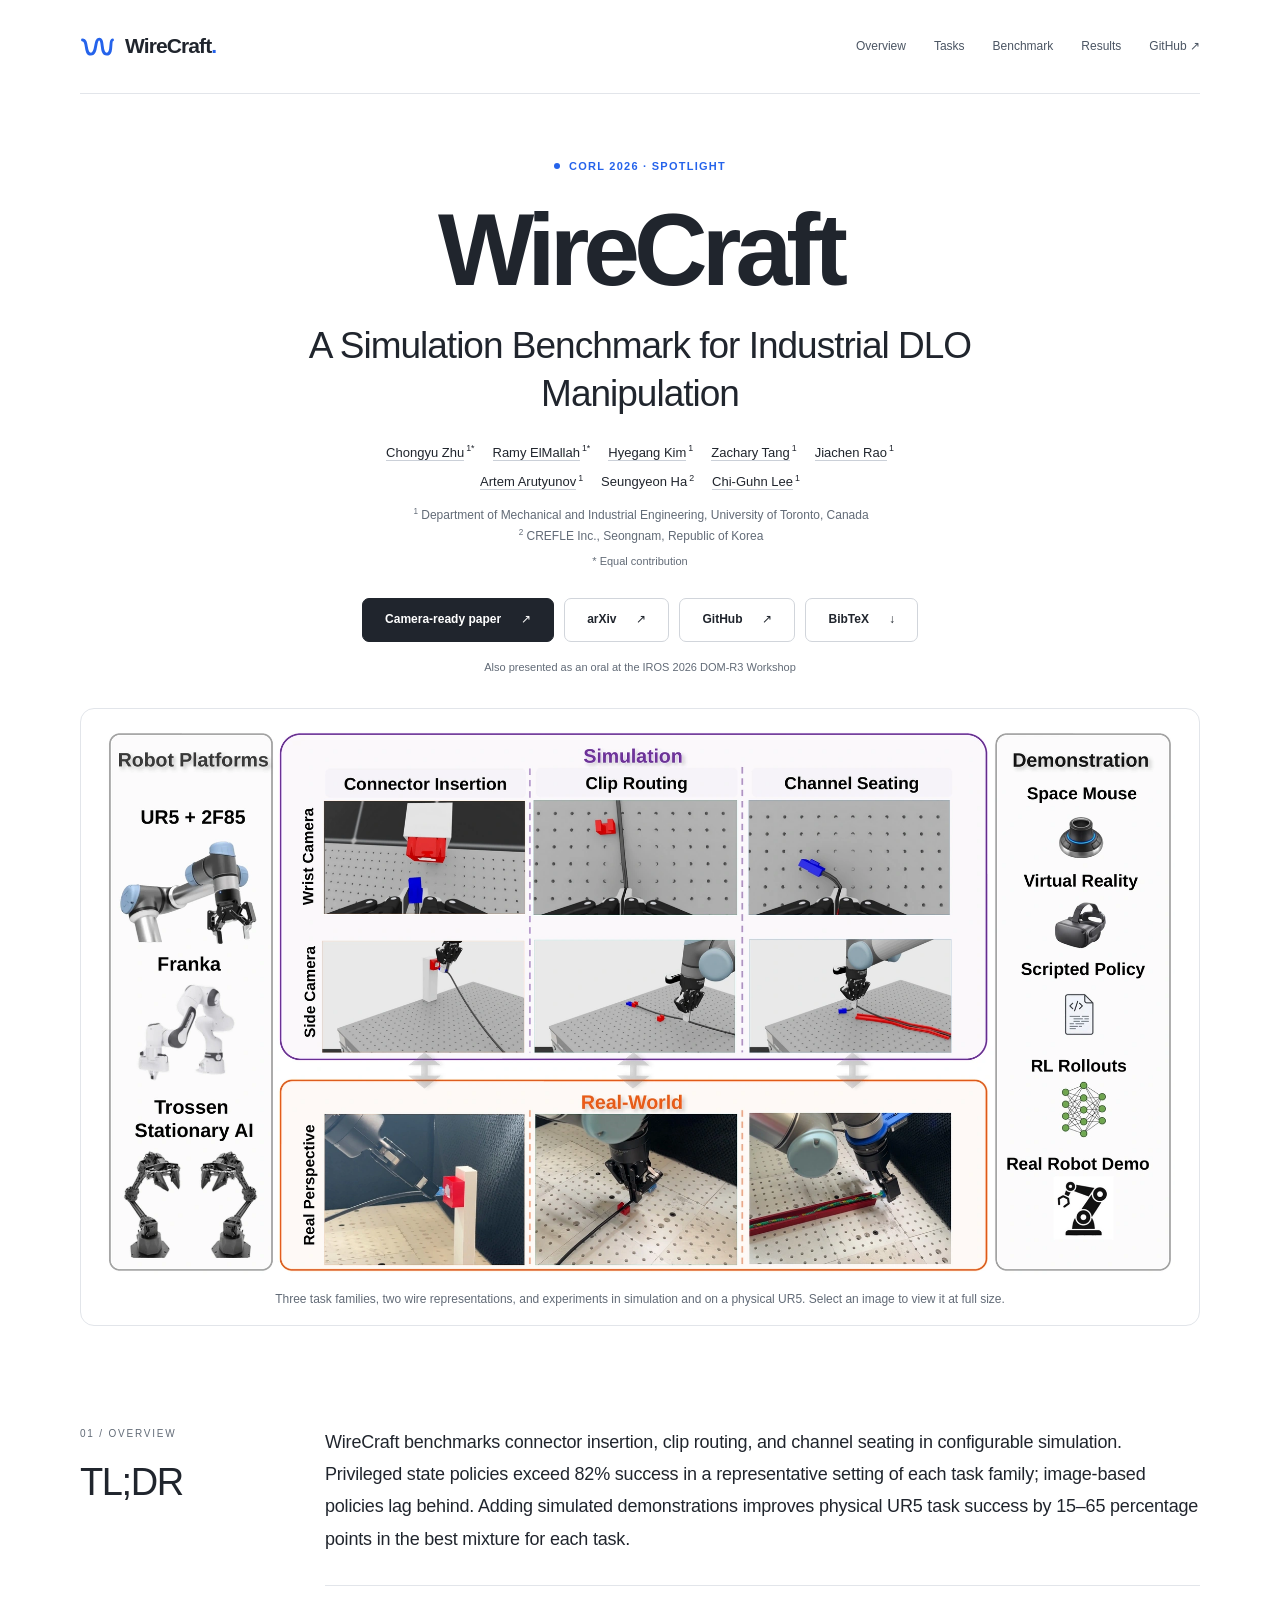
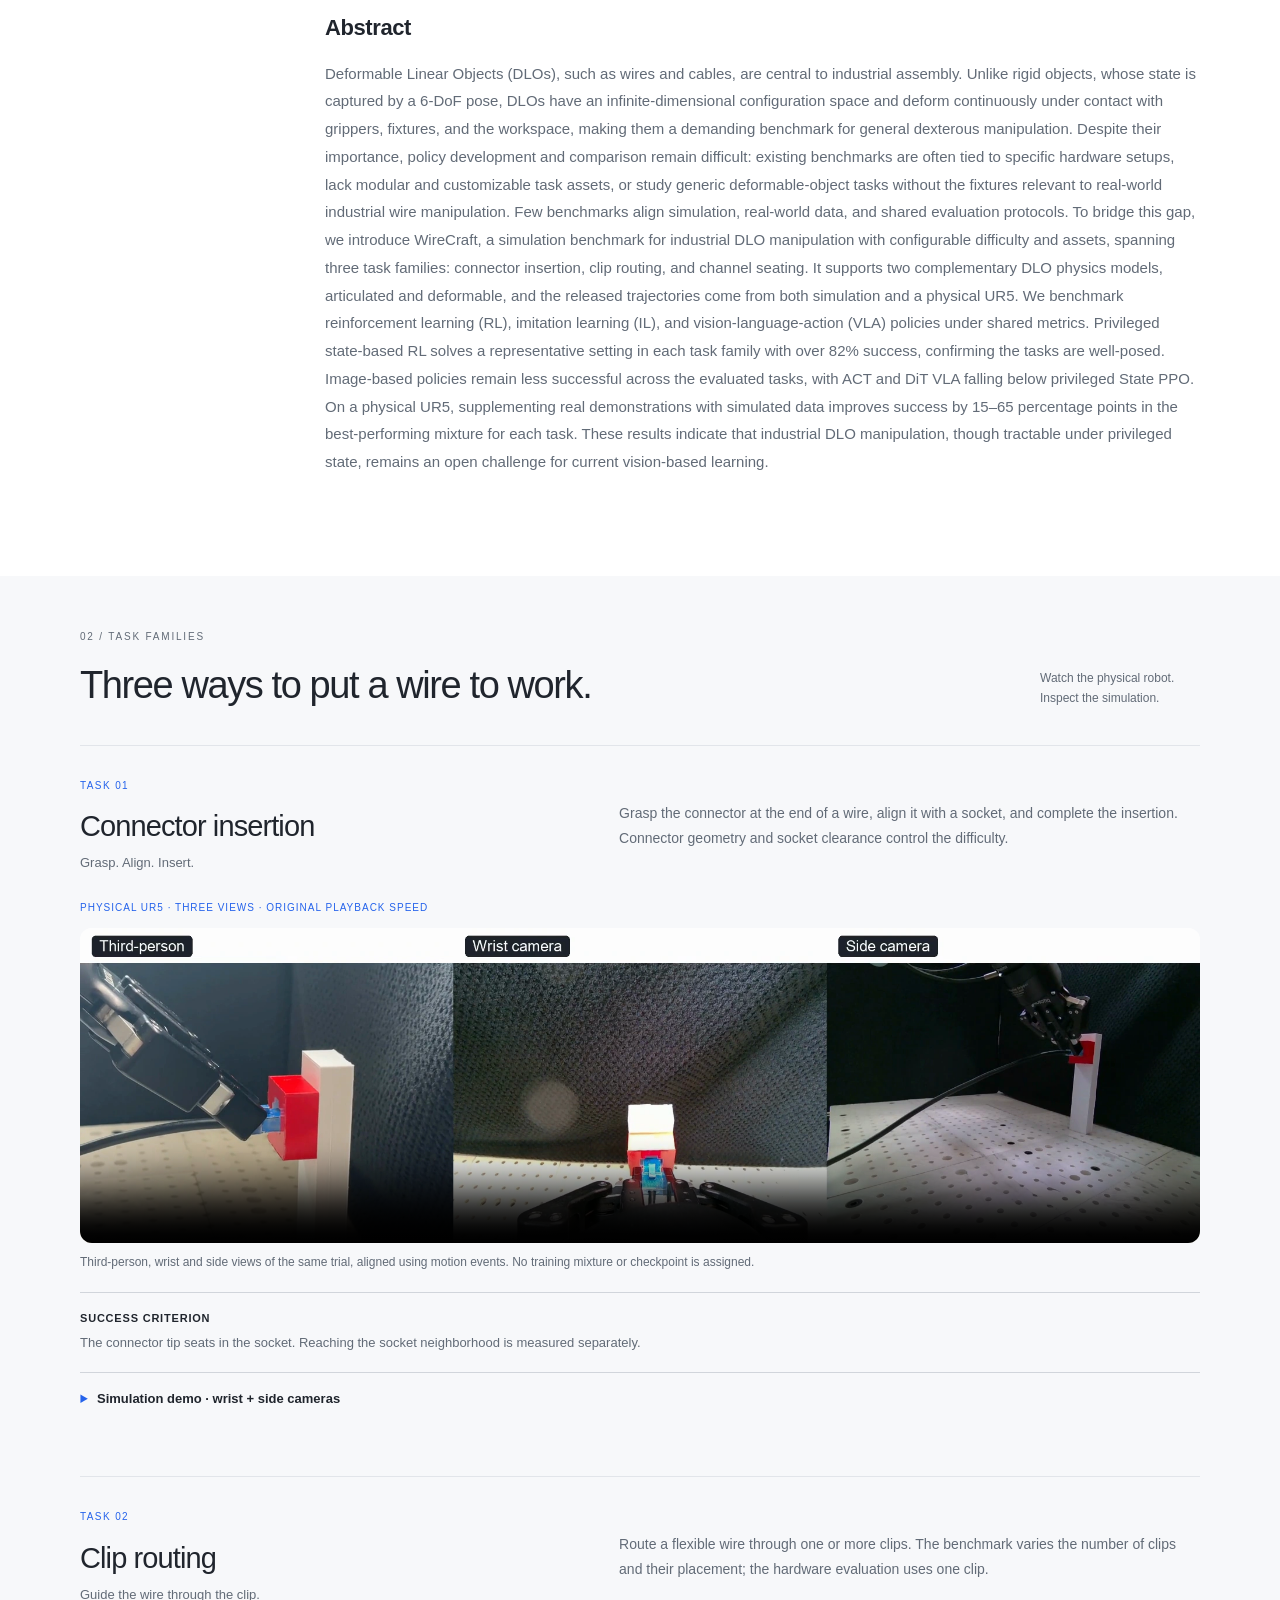
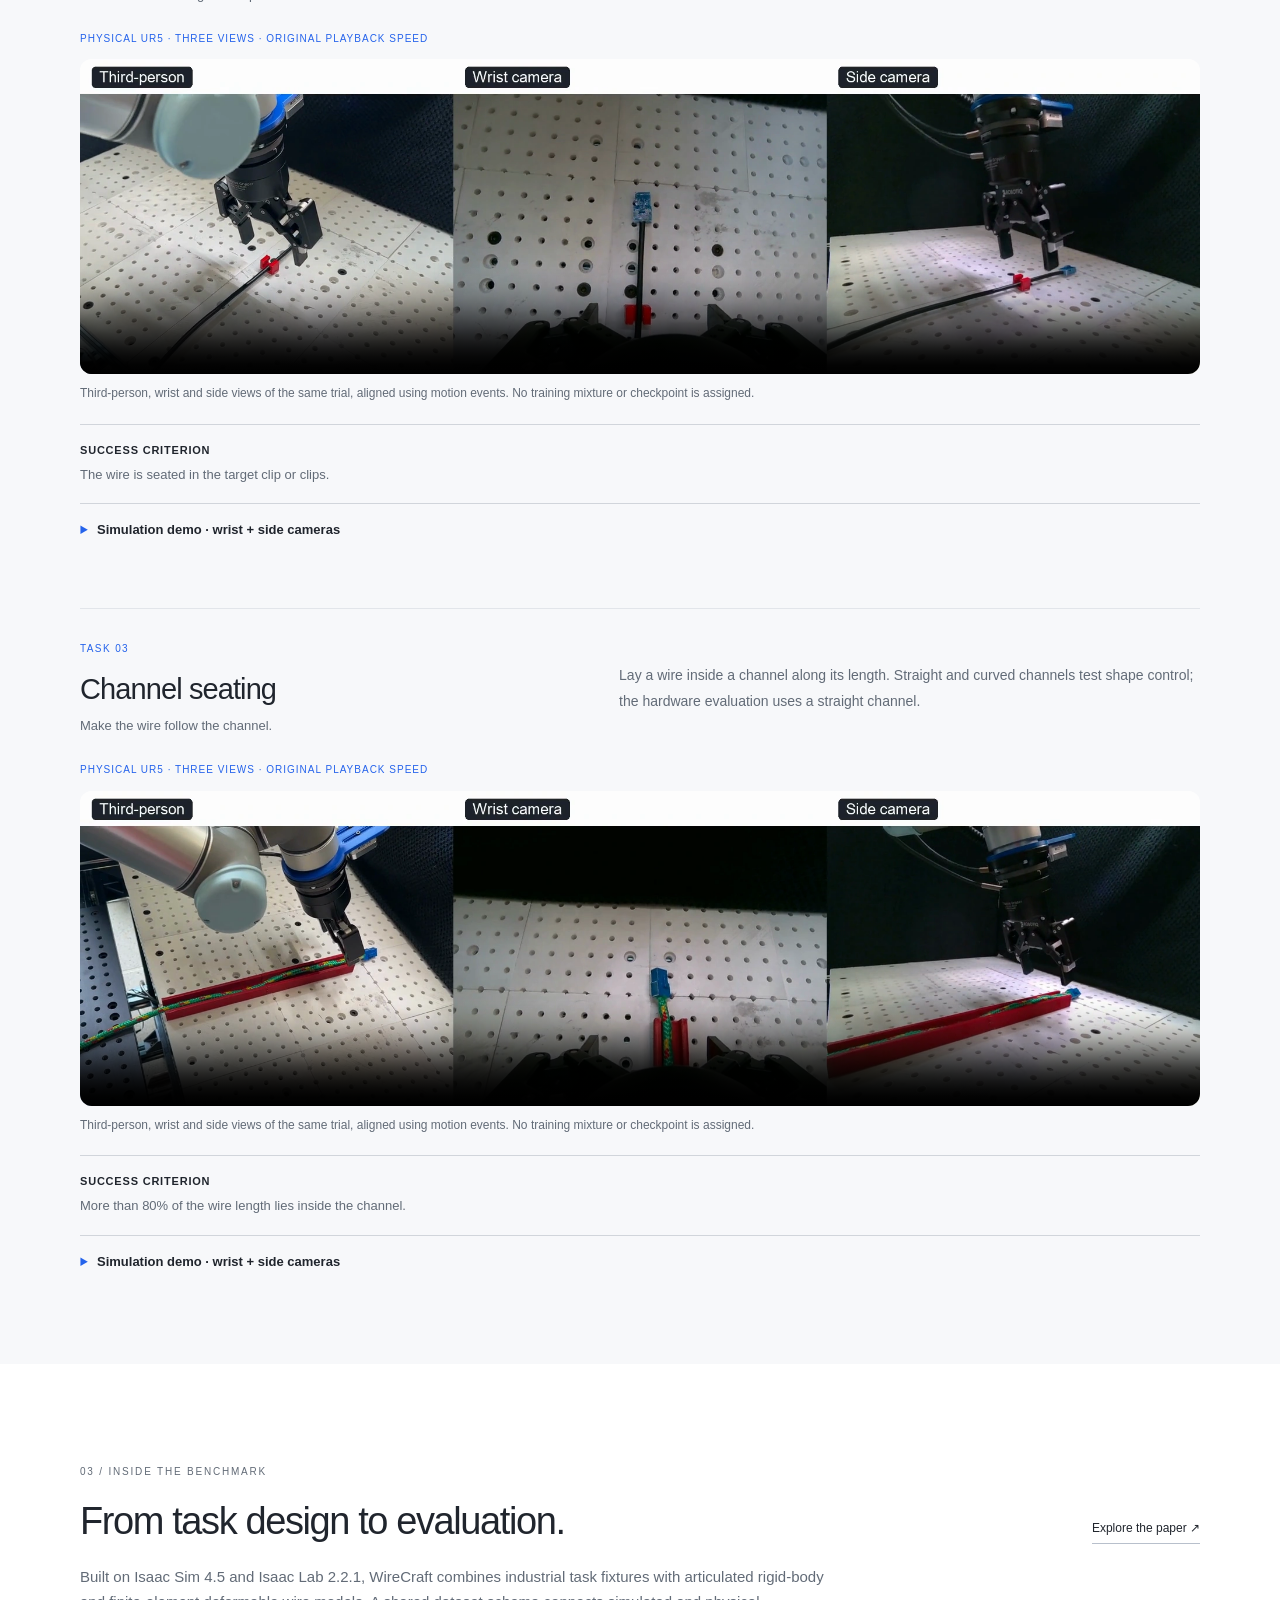
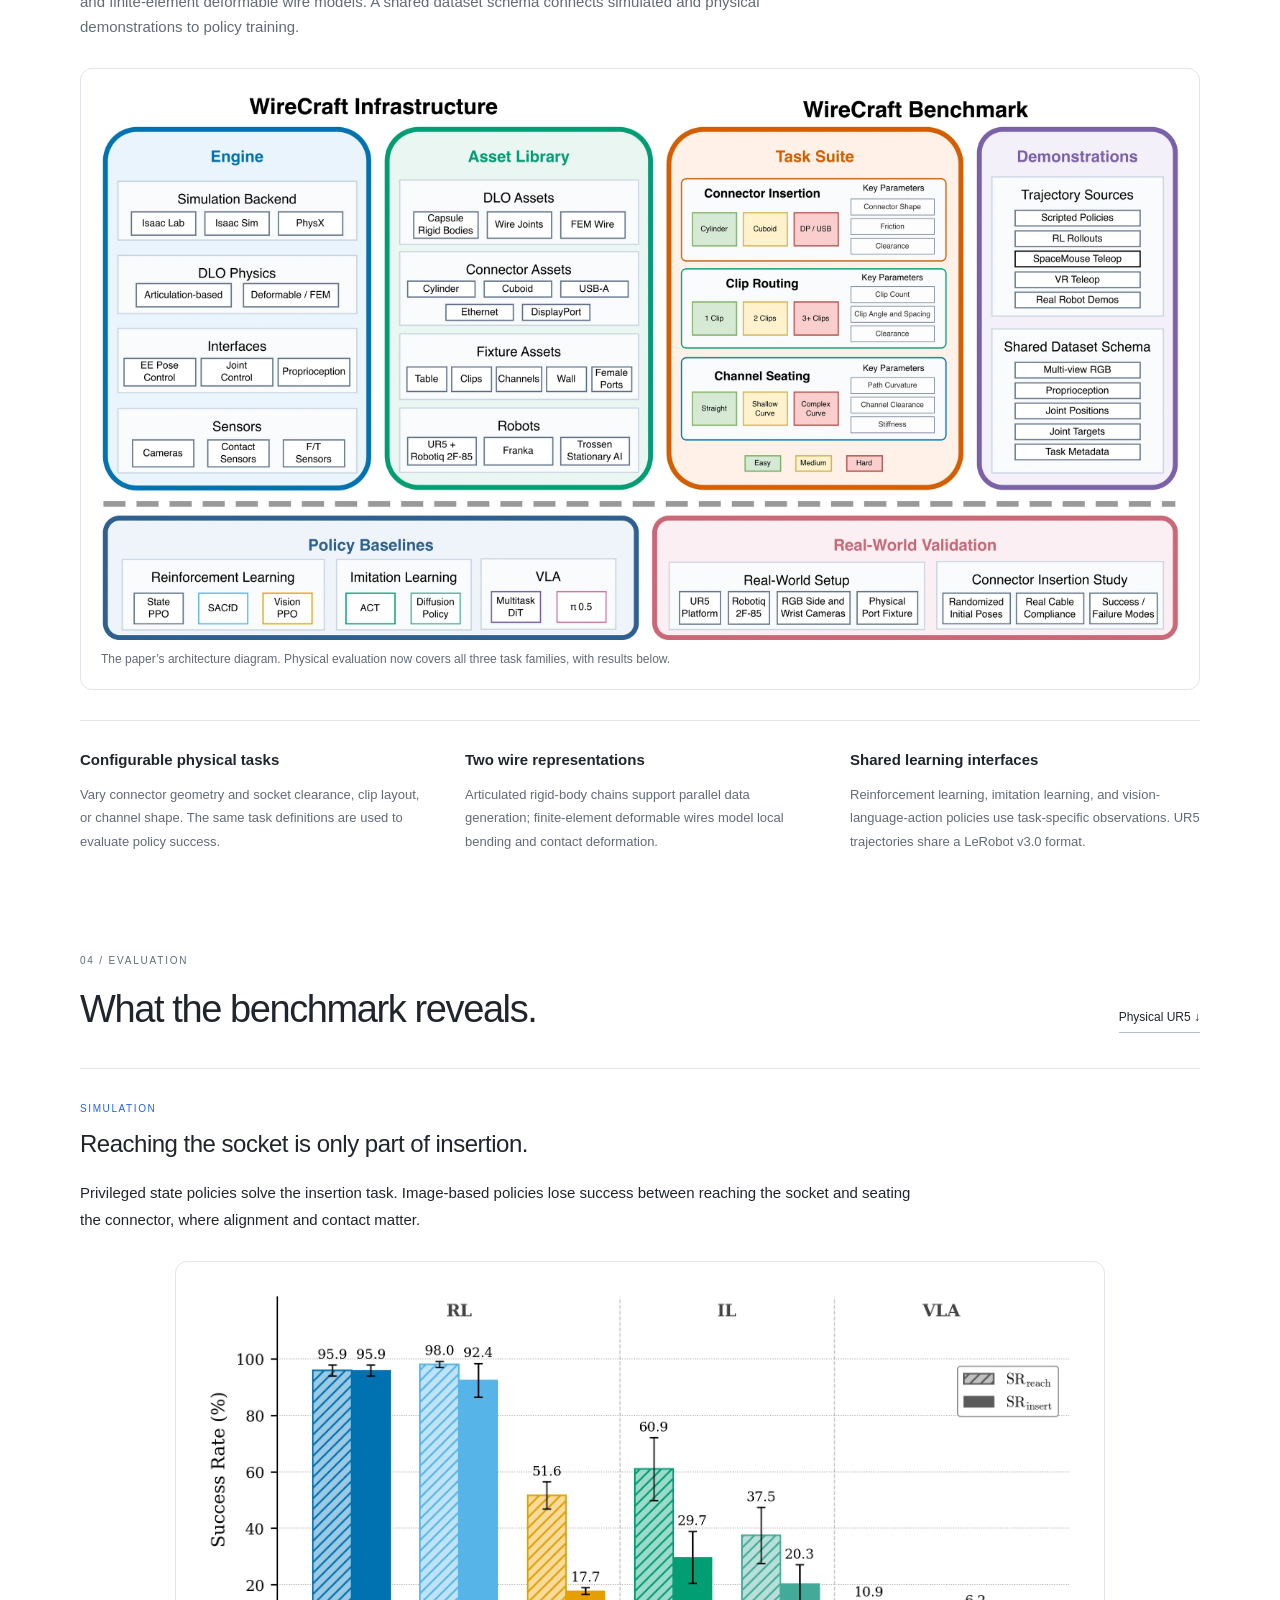
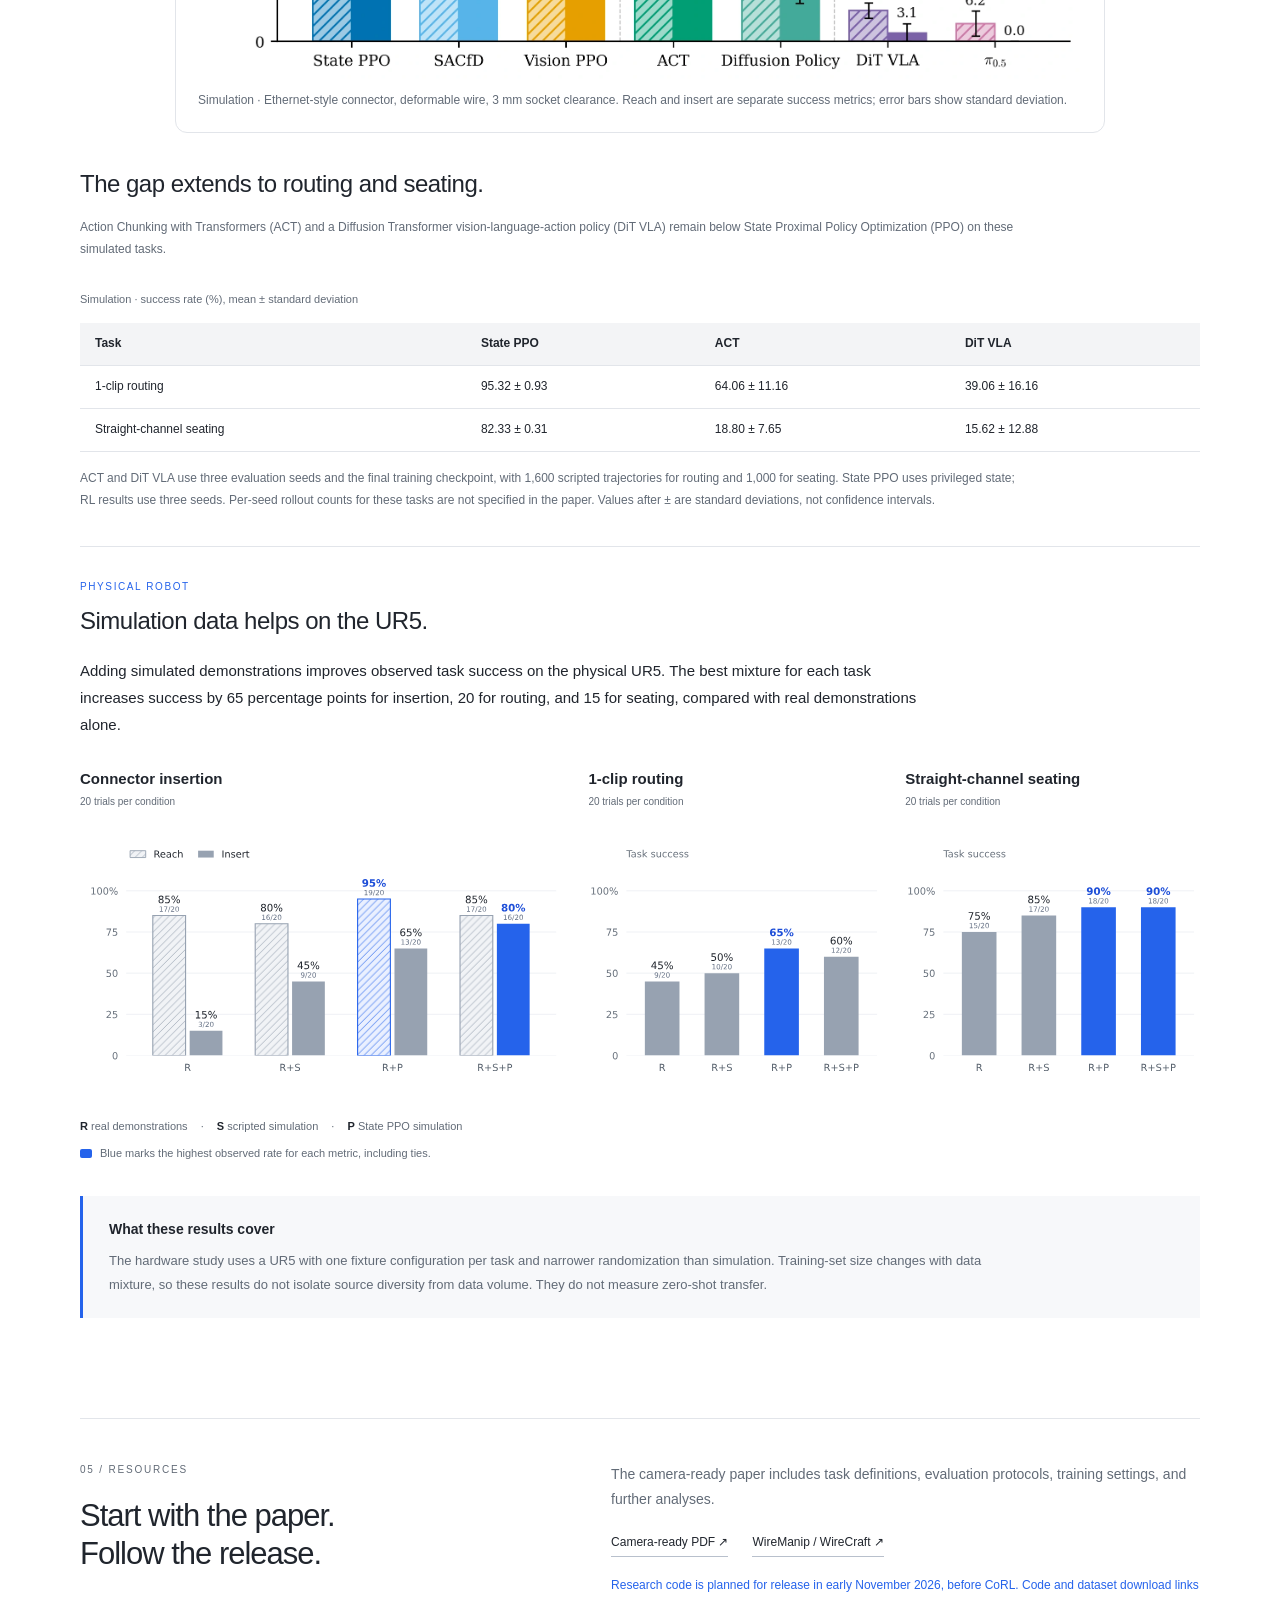
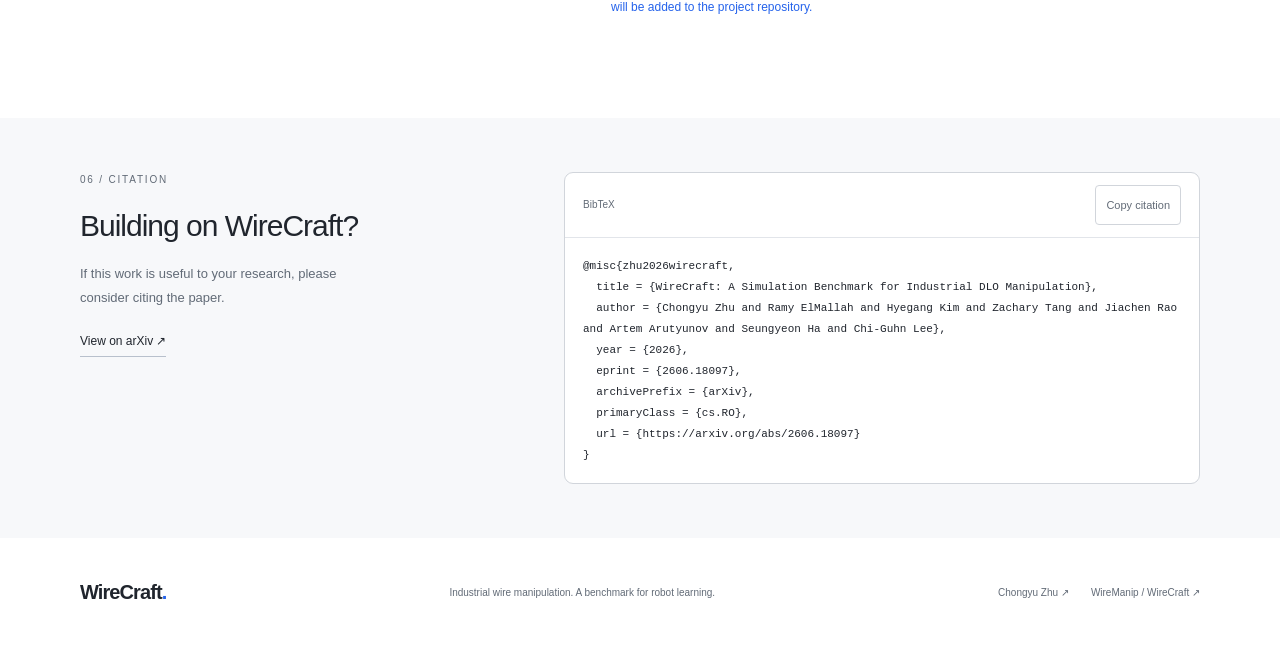
<file: docs/index.html>
<!doctype html>
<html lang="en">
<head>
  <meta charset="utf-8">
  <meta name="viewport" content="width=device-width, initial-scale=1">
  <title>WireCraft: A Simulation Benchmark for Industrial DLO Manipulation</title>
  <meta name="description" content="A wire bends, drags, and catches on the fixtures around it. WireCraft studies how robots handle these interactions through connector insertion, clip routing, and channel seating. The benchmark combines configurable simulation tasks with demonstrations and evaluation on a physical UR5.">
  <meta name="theme-color" content="#ffffff">
  <meta property="og:type" content="website">
  <meta property="og:title" content="WireCraft: A Simulation Benchmark for Industrial DLO Manipulation">
  <meta property="og:description" content="Three industrial wire-manipulation tasks. A configurable simulation benchmark, with physical UR5 evaluation.">
  
  <link rel="icon" href="assets/favicon.svg" type="image/svg+xml">
  <link rel="stylesheet" href="styles.css">
  <script src="site.js" defer></script>
</head>
<body>
  <a class="skip-link" href="#main">Skip to content</a>
  <header class="header shell">
    <a class="wordmark" href="#top" aria-label="WireCraft, top of page"><svg viewBox="0 0 42 28" aria-hidden="true"><path d="M3 6c7 0 2 17 10 17S17 5 23 5s1 18 9 18 3-17 7-17"/></svg>WireCraft<span class="wordmark-dot">.</span></a>
    <nav aria-label="Main navigation"><a href="#overview">Overview</a><a href="#tasks">Tasks</a><a href="#benchmark">Benchmark</a><a href="#results">Results</a><a href="https://github.com/WireManip/WireCraft">GitHub ↗</a></nav>
  </header>
  <main id="main">
    <section class="hero shell" id="top" aria-labelledby="project-title">
      <p class="venue"><span aria-hidden="true"></span>CoRL 2026 · Spotlight</p>
      <h1 id="project-title">WireCraft</h1>
      <p class="subtitle">A Simulation Benchmark for Industrial DLO Manipulation</p>
      <p class="authors"><span><a href="https://chongyuzhu.com/">Chongyu Zhu</a><sup>1*</sup></span> <span><a href="https://www.linkedin.com/in/ramyelmallah/">Ramy ElMallah</a><sup>1*</sup></span> <span><a href="https://www.linkedin.com/in/hyegangkim/?locale=en">Hyegang Kim</a><sup>1</sup></span> <span><a href="https://e-ndorfin.github.io/">Zachary Tang</a><sup>1</sup></span> <span><a href="https://www.linkedin.com/in/jiachen-rao-b27a43233/">Jiachen Rao</a><sup>1</sup></span> <span class="author-break" aria-hidden="true"></span> <span><a href="https://www.linkedin.com/in/artem-arutyunov/">Artem Arutyunov</a><sup>1</sup></span> <span>Seungyeon Ha<sup>2</sup></span> <span><a href="https://cglee.mie.utoronto.ca/">Chi-Guhn Lee</a><sup>1</sup></span></p>
      <div class="affiliations"><p><sup>1</sup> Department of Mechanical and Industrial Engineering, University of Toronto, Canada</p><p><sup>2</sup> CREFLE Inc., Seongnam, Republic of Korea</p><p class="contribution-note">* Equal contribution</p></div>
      <div class="hero-links"><a class="button primary" href="assets/paper/wirecraft-camera-ready.pdf">Camera-ready paper <span aria-hidden="true">↗</span></a><a class="button" href="https://arxiv.org/abs/2606.18097">arXiv <span aria-hidden="true">↗</span></a><a class="button" href="https://github.com/WireManip/WireCraft">GitHub <span aria-hidden="true">↗</span></a><a class="button" href="#citation">BibTeX <span aria-hidden="true">↓</span></a></div>
      <p class="secondary-venue">Also presented as an oral at the IROS 2026 DOM-R3 Workshop</p>
      <div class="hero-figure"><figure class="media"><a class="figure-link" href="assets/media/overview.webp" target="_blank" rel="noopener" aria-label="Open full-size image: WireCraft overview showing connector insertion, clip routing, and channel seating in simulation, with physical UR5 examples underneath."><img src="assets/media/overview.webp" alt="WireCraft overview showing connector insertion, clip routing, and channel seating in simulation, with physical UR5 examples underneath." loading="eager" fetchpriority="high" decoding="async"></a><figcaption>Three task families, two wire representations, and experiments in simulation and on a physical UR5. Select an image to view it at full size.</figcaption></figure></div>
    </section>
    <section class="overview shell section-space" id="overview" aria-labelledby="overview-title">
      <div class="section-heading"><p class="eyebrow">01 / Overview</p><h2 id="overview-title">TL;DR</h2></div>
      <div class="overview-copy"><p class="lead">WireCraft benchmarks connector insertion, clip routing, and channel seating in configurable simulation. Privileged state policies exceed 82% success in a representative setting of each task family; image-based policies lag behind. Adding simulated demonstrations improves physical UR5 task success by 15–65 percentage points in the best mixture for each task.</p><div class="abstract-block"><h3>Abstract</h3><p class="abstract">Deformable Linear Objects (DLOs), such as wires and cables, are central to industrial assembly. Unlike rigid objects, whose state is captured by a 6-DoF pose, DLOs have an infinite-dimensional configuration space and deform continuously under contact with grippers, fixtures, and the workspace, making them a demanding benchmark for general dexterous manipulation. Despite their importance, policy development and comparison remain difficult: existing benchmarks are often tied to specific hardware setups, lack modular and customizable task assets, or study generic deformable-object tasks without the fixtures relevant to real-world industrial wire manipulation. Few benchmarks align simulation, real-world data, and shared evaluation protocols. To bridge this gap, we introduce WireCraft, a simulation benchmark for industrial DLO manipulation with configurable difficulty and assets, spanning three task families: connector insertion, clip routing, and channel seating. It supports two complementary DLO physics models, articulated and deformable, and the released trajectories come from both simulation and a physical UR5. We benchmark reinforcement learning (RL), imitation learning (IL), and vision-language-action (VLA) policies under shared metrics. Privileged state-based RL solves a representative setting in each task family with over 82% success, confirming the tasks are well-posed. Image-based policies remain less successful across the evaluated tasks, with ACT and DiT VLA falling below privileged State PPO. On a physical UR5, supplementing real demonstrations with simulated data improves success by 15–65 percentage points in the best-performing mixture for each task. These results indicate that industrial DLO manipulation, though tractable under privileged state, remains an open challenge for current vision-based learning.</p></div></div>
    </section>
    <section class="tasks section-space" id="tasks" aria-labelledby="tasks-title">
      <div class="shell"><div class="section-heading horizontal"><div><p class="eyebrow">02 / Task families</p><h2 id="tasks-title">Three ways to put a wire to work.</h2></div><p class="section-aside">Watch the physical robot.<br> Inspect the simulation.</p></div>
      <div class="task-list"><article class="task-panel" id="task-insertion" aria-labelledby="task-title-insertion"><div class="task-copy"><div class="task-heading"><p class="task-number">TASK 01</p><h3 id="task-title-insertion">Connector insertion</h3><p class="task-subtitle">Grasp. Align. Insert.</p></div><p class="task-description">Grasp the connector at the end of a wire, align it with a socket, and complete the insertion. Connector geometry and socket clearance control the difficulty.</p></div><div class="task-demo"><p class="media-tag">Physical UR5 · three views · original playback speed</p><figure class="media"><video controls playsinline preload="none" poster="assets/media/real-insertion-multiview-v2-poster.webp" aria-label="Third-person, wrist and side views of the same physical UR5 connector insertion trial."><source src="assets/media/real-insertion-multiview-v2.mp4" type="video/mp4"><a href="assets/media/real-insertion-multiview-v2.mp4">Download this video</a>.</video><figcaption>Third-person, wrist and side views of the same trial, aligned using motion events. No training mixture or checkpoint is assigned.</figcaption></figure></div><p class="task-criterion"><strong>Success criterion</strong>The connector tip seats in the socket. Reaching the socket neighborhood is measured separately.</p><details class="simulation-demo"><summary>Simulation demo · wrist + side cameras</summary><figure class="media"><video controls playsinline preload="none" poster="assets/media/sim-insertion-presentation-poster.webp" aria-label="Synchronized wrist and side camera views of the insertion demo from the WireCraft presentation."><source src="assets/media/sim-insertion-presentation.mp4" type="video/mp4"><a href="assets/media/sim-insertion-presentation.mp4">Download this video</a>.</video><figcaption>Synchronized wrist and side camera views. These demos show the general WireCraft simulation environment, without real-to-sim calibration or matching to our physical UR5 setup.</figcaption></figure></details></article><article class="task-panel" id="task-routing" aria-labelledby="task-title-routing"><div class="task-copy"><div class="task-heading"><p class="task-number">TASK 02</p><h3 id="task-title-routing">Clip routing</h3><p class="task-subtitle">Guide the wire through the clip.</p></div><p class="task-description">Route a flexible wire through one or more clips. The benchmark varies the number of clips and their placement; the hardware evaluation uses one clip.</p></div><div class="task-demo"><p class="media-tag">Physical UR5 · three views · original playback speed</p><figure class="media"><video controls playsinline preload="none" poster="assets/media/real-routing-multiview-v2-poster.webp" aria-label="Third-person, wrist and side views of the same physical UR5 clip routing trial."><source src="assets/media/real-routing-multiview-v2.mp4" type="video/mp4"><a href="assets/media/real-routing-multiview-v2.mp4">Download this video</a>.</video><figcaption>Third-person, wrist and side views of the same trial, aligned using motion events. No training mixture or checkpoint is assigned.</figcaption></figure></div><p class="task-criterion"><strong>Success criterion</strong>The wire is seated in the target clip or clips.</p><details class="simulation-demo"><summary>Simulation demo · wrist + side cameras</summary><figure class="media"><video controls playsinline preload="none" poster="assets/media/sim-routing-presentation-poster.webp" aria-label="Synchronized wrist and side camera views of the routing demo from the WireCraft presentation."><source src="assets/media/sim-routing-presentation.mp4" type="video/mp4"><a href="assets/media/sim-routing-presentation.mp4">Download this video</a>.</video><figcaption>Synchronized wrist and side camera views. These demos show the general WireCraft simulation environment, without real-to-sim calibration or matching to our physical UR5 setup.</figcaption></figure></details></article><article class="task-panel" id="task-seating" aria-labelledby="task-title-seating"><div class="task-copy"><div class="task-heading"><p class="task-number">TASK 03</p><h3 id="task-title-seating">Channel seating</h3><p class="task-subtitle">Make the wire follow the channel.</p></div><p class="task-description">Lay a wire inside a channel along its length. Straight and curved channels test shape control; the hardware evaluation uses a straight channel.</p></div><div class="task-demo"><p class="media-tag">Physical UR5 · three views · original playback speed</p><figure class="media"><video controls playsinline preload="none" poster="assets/media/real-seating-multiview-v2-poster.webp" aria-label="Third-person, wrist and side views of the same physical UR5 channel seating trial."><source src="assets/media/real-seating-multiview-v2.mp4" type="video/mp4"><a href="assets/media/real-seating-multiview-v2.mp4">Download this video</a>.</video><figcaption>Third-person, wrist and side views of the same trial, aligned using motion events. No training mixture or checkpoint is assigned.</figcaption></figure></div><p class="task-criterion"><strong>Success criterion</strong>More than 80% of the wire length lies inside the channel.</p><details class="simulation-demo"><summary>Simulation demo · wrist + side cameras</summary><figure class="media"><video controls playsinline preload="none" poster="assets/media/sim-seating-presentation-poster.webp" aria-label="Synchronized wrist and side camera views of the seating demo from the WireCraft presentation."><source src="assets/media/sim-seating-presentation.mp4" type="video/mp4"><a href="assets/media/sim-seating-presentation.mp4">Download this video</a>.</video><figcaption>Synchronized wrist and side camera views. These demos show the general WireCraft simulation environment, without real-to-sim calibration or matching to our physical UR5 setup.</figcaption></figure></details></article></div></div>
    </section>
    <section class="benchmark shell section-space" id="benchmark" aria-labelledby="benchmark-title">
      <div class="section-heading horizontal"><div><p class="eyebrow">03 / Inside the benchmark</p><h2 id="benchmark-title">From task design to evaluation.</h2></div><a class="text-link" href="assets/paper/wirecraft-camera-ready.pdf">Explore the paper <span aria-hidden="true">↗</span></a></div>
      <p class="section-description">Built on Isaac Sim 4.5 and Isaac Lab 2.2.1, WireCraft combines industrial task fixtures with articulated rigid-body and finite-element deformable wire models. A shared dataset schema connects simulated and physical demonstrations to policy training.</p>
      <figure class="media"><a class="figure-link" href="assets/media/benchmark.webp" target="_blank" rel="noopener" aria-label="Open full-size image: WireCraft architecture: simulation engine, industrial wire and fixture assets, task generation, demonstration sources, learning policies, and physical robot evaluation."><img src="assets/media/benchmark.webp" alt="WireCraft architecture: simulation engine, industrial wire and fixture assets, task generation, demonstration sources, learning policies, and physical robot evaluation." loading="lazy" decoding="async"></a><figcaption>The paper’s architecture diagram. Physical evaluation now covers all three task families, with results below.</figcaption></figure>
      <div class="method-points"><div><h3>Configurable physical tasks</h3><p>Vary connector geometry and socket clearance, clip layout, or channel shape. The same task definitions are used to evaluate policy success.</p></div><div><h3>Two wire representations</h3><p>Articulated rigid-body chains support parallel data generation; finite-element deformable wires model local bending and contact deformation.</p></div><div><h3>Shared learning interfaces</h3><p>Reinforcement learning, imitation learning, and vision-language-action policies use task-specific observations. UR5 trajectories share a LeRobot v3.0 format.</p></div></div>
    </section>
    <section class="results shell section-space" id="results" aria-labelledby="results-title">
      <div class="section-heading horizontal"><div><p class="eyebrow">04 / Evaluation</p><h2 id="results-title">What the benchmark reveals.</h2></div><a class="text-link" href="#physical-results">Physical UR5 ↓</a></div>
      <article class="result-block" id="simulation-results">
        <div class="result-heading"><p class="result-label">Simulation</p><h3>Reaching the socket is only part of insertion.</h3></div>
        <p class="results-summary">Privileged state policies solve the insertion task. Image-based policies lose success between reaching the socket and seating the connector, where alignment and contact matter.</p>
        <div class="insertion-figure"><figure class="media"><a class="figure-link" href="assets/media/insertion-results.webp" target="_blank" rel="noopener" aria-label="Open full-size image: Simulated Ethernet-style insertion: privileged State PPO and SACfD exceed 92% insertion success; all image-based policies have a gap between reaching the socket and completing insertion."><img src="assets/media/insertion-results.webp" alt="Simulated Ethernet-style insertion: privileged State PPO and SACfD exceed 92% insertion success; all image-based policies have a gap between reaching the socket and completing insertion." loading="lazy" decoding="async"></a><figcaption>Simulation · Ethernet-style connector, deformable wire, 3 mm socket clearance. Reach and insert are separate success metrics; error bars show standard deviation.</figcaption></figure></div>
        <div class="cross-task"><h3>The gap extends to routing and seating.</h3><p class="result-note">Action Chunking with Transformers (ACT) and a Diffusion Transformer vision-language-action policy (DiT VLA) remain below State Proximal Policy Optimization (PPO) on these simulated tasks.</p><div class="results-table-wrap" role="region" aria-label="Simulation · success rate (%), mean ± standard deviation" tabindex="0"><table class="results-table"><caption>Simulation · success rate (%), mean ± standard deviation</caption><thead><tr><th scope="col">Task</th><th scope="col">State PPO</th><th scope="col">ACT</th><th scope="col">DiT VLA</th></tr></thead><tbody><tr><th scope="row">1-clip routing</th><td>95.32 ± 0.93</td><td>64.06 ± 11.16</td><td>39.06 ± 16.16</td></tr><tr><th scope="row">Straight-channel seating</th><td>82.33 ± 0.31</td><td>18.80 ± 7.65</td><td>15.62 ± 12.88</td></tr></tbody></table></div><p class="result-note">ACT and DiT VLA use three evaluation seeds and the final training checkpoint, with 1,600 scripted trajectories for routing and 1,000 for seating. State PPO uses privileged state; RL results use three seeds. Per-seed rollout counts for these tasks are not specified in the paper. Values after ± are standard deviations, not confidence intervals.</p></div>
      </article>
      <article class="result-block" id="physical-results">
        <div class="result-heading"><p class="result-label">Physical robot</p><h3>Simulation data helps on the UR5.</h3></div>
        <p class="results-summary">Adding simulated demonstrations improves observed task success on the physical UR5. The best mixture for each task increases success by 65 percentage points for insertion, 20 for routing, and 15 for seating, compared with real demonstrations alone.</p>
        <div class="hardware-charts"><figure class="result-chart"><h4>Connector insertion</h4><p class="chart-subtitle">20 trials per condition</p><img src="assets/media/hardware-insertion.svg" alt="Connector insertion. R reach: 85% (17/20); R+S reach: 80% (16/20); R+P reach: 95% (19/20); R+S+P reach: 85% (17/20); R insert: 15% (3/20); R+S insert: 45% (9/20); R+P insert: 65% (13/20); R+S+P insert: 80% (16/20). Blue marks each metric’s highest rate, including ties." loading="lazy" decoding="async"></figure><figure class="result-chart"><h4>1-clip routing</h4><p class="chart-subtitle">20 trials per condition</p><img src="assets/media/hardware-routing.svg" alt="1-clip routing. R task success: 45% (9/20); R+S task success: 50% (10/20); R+P task success: 65% (13/20); R+S+P task success: 60% (12/20). Blue marks each metric’s highest rate, including ties." loading="lazy" decoding="async"></figure><figure class="result-chart"><h4>Straight-channel seating</h4><p class="chart-subtitle">20 trials per condition</p><img src="assets/media/hardware-seating.svg" alt="Straight-channel seating. R task success: 75% (15/20); R+S task success: 85% (17/20); R+P task success: 90% (18/20); R+S+P task success: 90% (18/20). Blue marks each metric’s highest rate, including ties." loading="lazy" decoding="async"></figure></div><p class="data-key"><strong>R</strong> real demonstrations <span>·</span> <strong>S</strong> scripted simulation <span>·</span> <strong>P</strong> State PPO simulation</p><p class="chart-key"><span aria-hidden="true"></span>Blue marks the highest observed rate for each metric, including ties.</p>
      </article>
      <aside class="scope-note"><h3>What these results cover</h3><p>The hardware study uses a UR5 with one fixture configuration per task and narrower randomization than simulation. Training-set size changes with data mixture, so these results do not isolate source diversity from data volume. They do not measure zero-shot transfer.</p></aside>
    </section>
    <section class="release-section shell section-space" id="resources" aria-labelledby="resources-title">
      <div><p class="eyebrow">05 / Resources</p><h2 id="resources-title">Start with the paper.<br>Follow the release.</h2></div>
      <div class="release-copy"><p>The camera-ready paper includes task definitions, evaluation protocols, training settings, and further analyses.</p><div class="resource-links"><a class="text-link" href="assets/paper/wirecraft-camera-ready.pdf">Camera-ready PDF ↗</a><a class="text-link" href="https://github.com/WireManip/WireCraft">WireManip / WireCraft ↗</a></div><p class="release-status">Research code is planned for release in early November 2026, before CoRL. Code and dataset download links will be added to the project repository.</p></div>
    </section>
    <section class="citation-section section-space" id="citation" aria-labelledby="citation-title"><div class="shell citation-grid">
      <div><p class="eyebrow">06 / Citation</p><h2 id="citation-title">Building on WireCraft?</h2><p>If this work is useful to your research, please consider citing the paper.</p><a class="text-link" href="https://arxiv.org/abs/2606.18097">View on arXiv <span aria-hidden="true">↗</span></a></div>
      <div class="citation-box"><div class="citation-bar"><span>BibTeX</span><button type="button" id="copy-citation">Copy citation</button><span id="copy-status" class="sr-only" role="status" aria-live="polite"></span></div><pre><code id="bibtex">@misc{zhu2026wirecraft,
  title = {WireCraft: A Simulation Benchmark for Industrial DLO Manipulation},
  author = {Chongyu Zhu and Ramy ElMallah and Hyegang Kim and Zachary Tang and Jiachen Rao and Artem Arutyunov and Seungyeon Ha and Chi-Guhn Lee},
  year = {2026},
  eprint = {2606.18097},
  archivePrefix = {arXiv},
  primaryClass = {cs.RO},
  url = {https://arxiv.org/abs/2606.18097}
}</code></pre></div>
    </div></section>
  </main>
  <footer class="footer shell"><a class="wordmark" href="#top">WireCraft<span class="wordmark-dot">.</span></a><p>Industrial wire manipulation. A benchmark for robot learning.</p><div><a href="https://chongyuzhu.com/">Chongyu Zhu ↗</a><a href="https://github.com/WireManip/WireCraft">WireManip / WireCraft ↗</a></div></footer>
  <noscript><style>#copy-citation{display:none}</style></noscript>
</body>
</html>
</file>
<file: docs/styles.css>
:root{--paper:#ffffff;--ink:#20252d;--muted:#626b77;--line:#e2e5ea;--accent:#2563eb;--accent-soft:#eff6ff;--dark:#1f2937;--white:#fff;--radius:18px;font-family:-apple-system,BlinkMacSystemFont,"Segoe UI",Arial,sans-serif;color:var(--ink);background:var(--paper);font-synthesis:none;text-rendering:optimizeLegibility}
*{box-sizing:border-box}html{scroll-behavior:smooth;scroll-padding-top:28px}body{margin:0;line-height:1.65;font-size:16px}a{color:inherit;text-decoration:none;text-underline-offset:4px}a:hover{text-decoration:underline}button{font:inherit;color:inherit}button,a{-webkit-tap-highlight-color:transparent}button:focus-visible,a:focus-visible{outline:3px solid #2563eb;outline-offset:5px}img,video,svg{display:block;max-width:100%}p,h1,h2,h3,figure,pre{margin:0}button{cursor:pointer}.shell{width:min(1120px,calc(100% - 80px));margin-inline:auto}.skip-link{position:absolute;top:-70px;left:20px;padding:10px;background:white;z-index:10}.skip-link:focus{top:10px}.preview-banner{text-align:center;background:#f3f4f6;color:#4b5563;padding:7px 16px;font-size:10px;letter-spacing:1.3px;text-transform:uppercase}.preview-banner span{opacity:.65;padding:0 10px}.header{height:94px;display:flex;justify-content:space-between;align-items:center;border-bottom:1px solid var(--line);gap:25px}.wordmark{display:flex;align-items:center;font-size:21px;font-weight:720;letter-spacing:-.9px}.wordmark svg{width:35px;margin-right:10px;fill:none;stroke:var(--accent);stroke-width:3.5;stroke-linecap:round}.wordmark-dot{color:var(--accent)}.header nav{display:flex;align-items:center;gap:28px;font-size:12px;color:#4b5563}.header nav a{padding-block:10px}.hero{padding-top:57px;text-align:center}.venue{display:inline-flex;align-items:center;gap:9px;font-size:11px;font-weight:650;letter-spacing:1.25px;text-transform:uppercase;color:var(--accent)}.venue>span{width:6px;height:6px;border-radius:50%;background:currentColor}.hero h1{font-size:clamp(66px,9vw,102px);font-weight:680;letter-spacing:-6px;line-height:1.09;margin-top:18px}.subtitle{font-size:clamp(24px,3.1vw,37px);line-height:1.3;letter-spacing:-1px;max-width:770px;margin:15px auto 24px;font-weight:400}.authors{display:flex;justify-content:center;flex-wrap:wrap;column-gap:18px;row-gap:4px;max-width:860px;margin:auto;font-size:13px}.authors a{border-bottom:1px solid #cbd0d8}.affiliations{font-size:12px;color:var(--muted);margin-top:10px}.affiliations.template-note{font-size:10px;color:#6b7280}.hero-links{display:flex;gap:10px;justify-content:center;flex-wrap:wrap;margin-top:26px}.button{display:inline-flex;align-items:center;justify-content:center;gap:20px;min-height:44px;padding:10px 22px;border:1px solid #d1d5db;border-radius:7px;font-size:12px;font-weight:570;background:transparent}.button:hover{background:#f3f4f6; text-decoration:none}.button.primary{background:var(--ink);color:var(--white);border-color:var(--ink)}.button.primary:hover{background:#374151}.secondary-venue{font-size:10px;color:var(--muted);margin:16px 0 32px}.hero-figure>figcaption{font-size:12px;color:var(--muted);margin-top:14px}.media{margin:0}.media img,.media video{width:100%;border-radius:12px;height:auto}.media video{background:var(--dark)}.media figcaption{font-size:12px;line-height:1.6;color:var(--muted);margin-top:10px}.hero-figure .media video,.hero-figure .media img{max-height:630px;object-fit:contain}.media-placeholder{position:relative;border-radius:var(--radius);overflow:hidden;border:1px solid var(--line);background:#f3f4f6;min-width:0}.hero-placeholder{background:var(--dark);border:0;color:#f9fafb;min-height:340px;display:grid;align-items:center}.placeholder-art{width:100%;height:100%;position:absolute;inset:0;opacity:.9}.hero-placeholder .placeholder-art{opacity:.75}.placeholder-caption{position:relative;z-index:1;display:flex;align-items:center;gap:17px;text-align:left;padding:28px 34px;align-self:end;background:linear-gradient(0deg,#1f2937e8,transparent)}.placeholder-caption .play-symbol{border:1px solid #d1d5db7a;border-radius:50%;width:42px;height:42px;display:grid;place-items:center;font-size:14px;color:#93c5fd;flex-shrink:0}.placeholder-caption strong{display:block;font-size:13px;font-weight:550;letter-spacing:.15px}.placeholder-caption small{display:block;font-size:10px;color:#d1d5db;margin-top:4px}.schematic-label{position:absolute;left:26px;top:23px;font-size:9px;text-transform:uppercase;letter-spacing:1.7px;color:inherit;opacity:.75}.schematic-index{position:absolute;right:26px;top:23px;font-size:10px;letter-spacing:1px;opacity:.55}.section-space{margin-top:100px}.section-heading h2{font-size:clamp(28px,3.1vw,38px);font-weight:530;letter-spacing:-1.4px;line-height:1.2}.eyebrow{font-size:10px;text-transform:uppercase;letter-spacing:1.8px;color:var(--muted);margin-bottom:18px}.overview{display:grid;grid-template-columns:.95fr 1.35fr;gap:80px}.lead{font-size:18px;line-height:1.8;letter-spacing:-.2px}.overview-copy .abstract{font-size:14px;color:var(--muted);margin-top:22px;white-space:pre-line}.abstract-slot{font-size:12px;color:var(--muted);border-left:2px solid #cbd5e1;padding-left:14px;margin-top:25px}.abstract-slot strong{display:block;font-size:11px;margin-bottom:3px;font-weight:600}.horizontal{display:flex;align-items:end;justify-content:space-between;gap:30px}.section-aside{font-size:12px;color:var(--muted);min-width:160px}.tasks{padding:53px 0;background:#f7f8fa}.task-list{margin-top:36px}.task-panel{padding-block:32px;border-top:1px solid var(--line)}.task-panel+.task-panel{margin-top:28px}.task-copy{display:grid;grid-template-columns:1fr 1.2fr;gap:55px;align-items:center;margin-bottom:26px}.task-visual{min-height:270px;background:#eef0f3;border:1px solid #d1d5db;border-radius:12px;overflow:hidden;position:relative}.task-visual .placeholder-art{height:270px;position:relative}.task-visual .schematic-label{top:auto;bottom:18px;left:20px;font-size:8px}.task-copy .task-number{font-size:10px;letter-spacing:1.4px;color:var(--accent);margin-bottom:15px}.task-copy h3{font-size:29px;font-weight:520;line-height:1.2;letter-spacing:-.9px}.task-description{font-size:14px;line-height:1.8;color:var(--muted)}.task-subtitle{font-size:13px;color:var(--muted);margin-top:8px}.task-copy .media-pending{font-size:10px!important;border-top:1px solid #d1d5db;padding-top:15px;margin-top:24px!important;letter-spacing:.2px}.section-description{max-width:760px;color:var(--muted);font-size:15px;margin-top:21px}.method-placeholder{margin-top:29px;min-height:280px;display:flex;align-items:center;justify-content:center;background:#f7f8fa}.method-flow{display:flex;align-items:center;justify-content:center;gap:25px;padding:55px 25px 70px;width:100%;flex-wrap:wrap}.method-flow .flow-node{display:flex;flex-direction:column;justify-content:center;align-items:center;gap:15px;flex:1;max-width:220px;min-height:95px;border:1px solid #d1d5db;background:#ffffff;border-radius:9px;font-size:13px}.method-flow .flow-node small{font-size:9px;color:var(--accent);letter-spacing:1.5px}.flow-arrow{color:#9ca3af}.method-caption{position:absolute;bottom:22px;left:20px;right:20px;text-align:center;font-size:10px;color:var(--muted)}.benchmark>.media{margin-top:29px}.text-link{font-size:12px;white-space:nowrap;border-bottom:1px solid #b8c0cc;padding-bottom:4px}.results .section-heading{margin-bottom:30px}.results-slot{border-top:1px solid var(--line);border-bottom:1px solid var(--line);padding:35px 0;display:grid;grid-template-columns:1fr 1fr;gap:50px}.results-slot h3{font-size:16px;font-weight:520;margin-bottom:10px}.results-slot p{font-size:13px;max-width:370px;color:var(--muted)}.results-slot .slot-lines{display:grid;gap:12px;align-content:center}.slot-lines span{height:11px;background:#e5e7eb;border-radius:3px}.slot-lines span:nth-child(2){width:76%}.slot-lines span:nth-child(3){width:52%}.slot-lines small{font-size:10px;color:var(--muted);margin-top:4px}.results-summary{font-size:16px;line-height:1.8;max-width:830px;margin-bottom:24px}.results-table-wrap{overflow:auto}.results-table{width:100%;border-collapse:collapse;font-size:13px;text-align:left}.results-table th,.results-table td{padding:13px 18px;border-bottom:1px solid var(--line)}.results-table th{background:#f3f4f6}.results>.media{margin-top:25px}.citation-section{background:#f7f8fa;padding:54px 0}.citation-grid{display:grid;grid-template-columns:.8fr 1.2fr;gap:60px}.citation-grid h2{font-size:30px;line-height:1.25;font-weight:540;letter-spacing:-1px}.citation-grid>div>p:not(.eyebrow){font-size:13px;line-height:1.8;max-width:290px;color:var(--muted);margin-top:18px}.citation-grid .text-link{display:inline-block;margin-top:23px}.citation-box{border:1px solid #d1d5db;border-radius:9px;overflow:hidden;background:#ffffff}.citation-bar{display:flex;align-items:center;justify-content:space-between;padding:12px 18px;border-bottom:1px solid #e2e5ea;font-size:10px;color:var(--muted);gap:12px}.citation-bar button{font-size:10px;padding:6px 10px;border:1px solid #d1d5db;border-radius:4px;background:transparent;min-height:32px}.citation-box pre{font-family:ui-monospace,SFMono-Regular,Consolas,monospace;font-size:10px;line-height:1.9;white-space:pre-wrap;overflow-wrap:anywhere;padding:18px}.footer{display:flex;flex-wrap:wrap;align-items:center;justify-content:space-between;padding-block:38px;gap:20px}.footer .wordmark{font-size:20px}.footer>p{font-size:10px;color:var(--muted)}.footer>div{display:flex;gap:22px;font-size:10px;color:var(--muted)}.sr-only{position:absolute;width:1px;height:1px;overflow:hidden;clip-path:inset(50%);white-space:nowrap}
@media(min-width:1300px){.hero-placeholder{min-height:380px}}
@media(max-width:850px){.shell{width:calc(100% - 48px)}.header nav{gap:17px;font-size:11px}.hero h1{font-size:80px;letter-spacing:-4px}.overview{gap:35px;grid-template-columns:1fr 1.2fr}.lead{font-size:16px}.task-copy{gap:28px}.task-copy h3{font-size:25px}.citation-grid{gap:30px}.section-heading h2{font-size:31px}.hero-placeholder{min-height:310px}}
@media(max-width:640px){body{font-size:15px}.shell{width:calc(100% - 40px)}.preview-banner{font-size:8px;letter-spacing:.7px}.header{height:auto;min-height:94px;flex-direction:column;align-items:flex-start;gap:11px;padding:18px 0 13px}.wordmark{font-size:20px}.header nav{gap:20px;font-size:10px;flex-wrap:wrap}.header nav a{padding:3px 0}.hero{padding-top:34px}.hero h1{font-size:65px;letter-spacing:-4px;margin-top:14px}.subtitle{font-size:24px;letter-spacing:-.5px;line-height:1.33;margin-top:12px}.venue{font-size:9px;letter-spacing:1px}.authors{font-size:11px;gap:3px 12px;max-width:360px}.hero-links{gap:7px;margin-top:21px}.button{padding:10px 13px;gap:10px;font-size:10px;min-height:42px}.secondary-venue{font-size:9px;margin-bottom:25px}.hero-placeholder{min-height:240px}.placeholder-caption{padding:20px;gap:12px}.placeholder-caption strong{font-size:12px}.placeholder-caption small{font-size:9px;max-width:225px}.placeholder-caption .play-symbol{width:34px;height:34px;font-size:12px}.schematic-label{top:17px;left:17px;font-size:8px}.schematic-index{display:none}.hero-figure>figcaption{font-size:10px}.section-space{margin-top:59px}.section-heading h2{font-size:29px;letter-spacing:-1px}.eyebrow{font-size:9px;margin-bottom:13px}.overview{grid-template-columns:1fr;gap:21px}.lead{font-size:16px;line-height:1.8}.overview .section-heading br{display:none}.tasks{padding:35px 0}.horizontal{display:block}.section-aside{margin-top:17px;font-size:11px}.section-aside br{display:none}.task-list{margin-top:27px}.task-panel{padding-block:26px}.task-panel+.task-panel{margin-top:15px}.task-copy{grid-template-columns:1fr;gap:14px;margin-bottom:20px}.task-visual{min-height:210px}.task-visual .placeholder-art{height:210px}.task-copy h3{font-size:26px}.task-copy .task-number{margin-bottom:8px}.task-description{font-size:13px}.task-copy .media-pending{margin-top:15px!important;padding-top:12px}.horizontal .text-link{display:inline-block;margin-top:18px}.section-description{font-size:14px}.method-placeholder{min-height:360px}.method-flow{flex-direction:column;gap:8px;padding:28px 24px 61px}.method-flow .flow-node{width:100%;max-width:100%;min-height:60px;gap:4px;flex:auto;font-size:12px}.flow-arrow{transform:rotate(90deg);font-size:12px;line-height:1}.method-caption{bottom:18px;font-size:9px}.results-slot{grid-template-columns:1fr;gap:22px;padding:25px 0}.slot-lines{max-width:270px}.citation-section{padding:34px 0}.citation-grid{grid-template-columns:1fr;gap:26px}.citation-grid h2{font-size:28px}.citation-grid>div>p:not(.eyebrow){max-width:none}.citation-box pre{font-size:9px;padding:14px}.footer{padding-block:26px;gap:17px}.footer>p{flex-basis:100%}.footer>div{gap:20px}}
@media(prefers-reduced-motion:reduce){html{scroll-behavior:auto}}

/* Final research content, built on the original finance template. */
sup{font-size:.68em;vertical-align:super;line-height:0;margin-left:2px}.authors>span{white-space:nowrap}.affiliations{font-size:12px;line-height:1.8;max-width:900px;margin-inline:auto;margin-top:12px}.contribution-note{font-size:11px;margin-top:4px}.secondary-venue{font-size:11px}.hero-figure{background:#fff;border:1px solid var(--line);border-radius:14px;padding:20px 24px 15px;text-align:left}.hero-figure .media img{max-height:none;border-radius:0}.hero-figure .media figcaption{text-align:center;font-size:12px;margin-top:15px}.figure-link{display:block;cursor:zoom-in}.heading-note{font-size:12px;color:var(--muted);margin-top:23px}.abstract-details{margin-top:23px;border-top:1px solid var(--line);padding-top:14px}summary{cursor:pointer;font-size:13px;font-weight:550;line-height:1.8;padding:6px 0;list-style-position:outside;margin-left:17px}summary::marker{color:var(--accent)}summary:focus-visible{outline:3px solid var(--accent);outline-offset:4px}.abstract-details[open] summary{margin-bottom:10px}.overview-copy .abstract{margin-top:10px;font-size:14px}.media-tag{font-size:10px;letter-spacing:1px;text-transform:uppercase;color:var(--accent);margin-bottom:12px}.task-criterion{font-size:13px;color:var(--muted);border-top:1px solid #d1d5db;padding-top:16px;margin-top:20px}.task-criterion strong{font-size:11px;text-transform:uppercase;letter-spacing:.8px;display:block;margin-bottom:5px;color:var(--ink)}.simulation-example{margin-top:18px;border-top:1px solid #d1d5db;padding-top:8px}.simulation-example .media{margin-top:12px;max-width:760px}.simulation-example summary{font-size:12px}.method-points{display:grid;grid-template-columns:repeat(3,1fr);gap:35px;border-top:1px solid var(--line);margin-top:30px;padding-top:27px}.method-points h3{font-size:15px;font-weight:600;margin-bottom:10px}.method-points p{font-size:13px;color:var(--muted);line-height:1.8}.benchmark>.media{background:#fff;border:1px solid var(--line);padding:20px;border-radius:12px}.benchmark>.media img{border-radius:0}.result-block{border-top:1px solid var(--line);padding-top:32px;margin-top:35px}.result-heading{margin-bottom:19px}.result-label{font-size:10px;letter-spacing:1.6px;text-transform:uppercase;color:var(--accent);margin-bottom:10px}.result-block h3{font-size:24px;line-height:1.35;font-weight:530;letter-spacing:-.5px}.results-summary{font-size:15px;max-width:850px}.hardware-charts{display:grid;grid-template-columns:repeat(2,minmax(0,1fr));column-gap:55px;row-gap:32px;margin:30px 0 22px}.result-chart{min-width:0}.result-chart h4{font-size:15px;font-weight:600;line-height:1.4;margin:0}.chart-subtitle{color:var(--muted);font-size:10px;margin-top:5px;margin-bottom:20px}.bar-row{display:grid;grid-template-columns:49px 1fr 76px;gap:9px;align-items:center;margin-top:13px;font-size:11px}.bar-label{font-size:10px;font-weight:600;white-space:nowrap}.bar-track{display:block;height:13px;border-radius:2px;background:#e5e7eb;overflow:hidden}.bar-track>span{display:block;height:100%;background:#20252d;border-radius:2px}.bar-track>span{background:#a6afbc}.is-best .bar-track>span{background:#2563eb}.is-best .bar-value{color:#1d4ed8}.bar-value{text-align:right;white-space:nowrap;font-variant-numeric:tabular-nums;font-weight:600;font-size:12px}.bar-value small{font-weight:400;font-size:10px;color:var(--muted);margin-left:3px}.data-key{font-size:11px;color:var(--muted);line-height:1.8}.data-key span{margin:0 10px}.data-key strong{color:var(--ink)}.result-details{border-top:1px solid var(--line);margin-top:20px;padding:10px 0}.result-details>p{font-size:12px;color:var(--muted);line-height:1.8;max-width:880px;margin:12px 0}.result-details .results-table-wrap{margin-top:15px}.results-table{font-size:12px;font-variant-numeric:tabular-nums}.results-table caption{text-align:left;color:var(--muted);font-size:11px;padding:10px 0 15px}.results-table thead th{background:#f3f4f6;white-space:nowrap;font-weight:600}.results-table tbody th{background:none;font-weight:500}.results-table td{white-space:nowrap}.results-table td,.results-table th{padding:11px 15px}.result-note{font-size:12px;color:var(--muted);line-height:1.85;max-width:950px;margin-top:15px}.download-link{display:inline-block;margin-top:16px}.insertion-figure{max-width:930px;margin:28px auto;background:#fff;border:1px solid var(--line);border-radius:12px;padding:22px}.insertion-figure img{border-radius:0}.cross-task{margin-top:35px}.cross-task .results-table-wrap{margin-top:20px}.scope-note{border-left:3px solid #2563eb;background:#f7f8fa;padding:22px 26px;margin-top:34px}.scope-note h3{font-size:14px;font-weight:600;margin-bottom:8px}.scope-note p{font-size:13px;color:var(--muted);line-height:1.8;max-width:900px}.release-section{border-top:1px solid var(--line);padding-top:43px;display:grid;grid-template-columns:1fr 1.25fr;gap:60px}.release-section h2{font-size:31px;font-weight:530;letter-spacing:-1px;line-height:1.25}.release-copy>p{font-size:14px;line-height:1.8;color:var(--muted)}.resource-links{display:flex;flex-wrap:wrap;gap:24px;margin-top:20px}.release-copy .release-status{font-size:12px;color:var(--accent);margin-top:18px}.citation-box pre{font-size:11px}.citation-bar button{font-size:11px;min-height:40px}.header nav a,.text-link{transition:color .15s}.header nav a:hover,.text-link:hover{color:var(--accent)}
@media(max-width:1000px){.hardware-charts{gap:20px}.bar-row{grid-template-columns:44px 1fr 69px;gap:6px}.bar-value{font-size:11px}.bar-value small{font-size:9px}.method-points{gap:24px}}
@media(max-width:760px){.hardware-charts{grid-template-columns:1fr;gap:29px}.chart-subtitle{margin-bottom:12px}.bar-row{grid-template-columns:62px 1fr 85px;gap:12px}.bar-track{height:16px}.bar-label{font-size:11px}.bar-value{font-size:13px}.bar-value small{font-size:11px}.method-points{grid-template-columns:1fr;gap:21px}.method-points h3{margin-bottom:5px}.release-section{grid-template-columns:1fr;gap:24px}}
@media(max-width:640px){.affiliations{font-size:10px}.contribution-note{font-size:10px}.authors{font-size:12px}.hero-links .button{font-size:11px}.hero-figure{padding:9px 9px 12px;border-radius:10px}.hero-figure .media figcaption{font-size:10px;text-align:left;line-height:1.7;padding:0 3px}.heading-note{margin-top:13px;font-size:11px}.task-criterion{font-size:12px}.task-demo .media figcaption{font-size:11px}.media-tag{font-size:9px}.benchmark>.media{padding:10px}.result-block{padding-top:24px;margin-top:26px}.result-block h3{font-size:22px}.results-summary{font-size:14px}.data-key{font-size:11px}.data-key span{margin:0 5px}.result-details summary{font-size:12px}.result-note{font-size:12px}.results-table-wrap{max-width:100%}.results-table{min-width:530px}.results-table th,.results-table td{padding:10px 12px}.insertion-figure{padding:9px}.scope-note{padding:19px}.scope-note p{font-size:12px}.release-section h2{font-size:28px}.resource-links{gap:20px}.citation-box pre{font-size:10px}.secondary-venue{font-size:10px}.hero h1{font-size:65px}.subtitle{font-size:24px}}
@media(prefers-reduced-motion:reduce){*{transition:none!important}}
.author-break{flex-basis:100%;height:0}
@media(max-width:640px){.author-break{display:none}}
.media video{aspect-ratio:16/9;object-fit:contain}

.task-demo .media video{aspect-ratio:32/9;background:#fff}

/* Overview and metric-specific result emphasis. */
.overview{grid-template-columns:180px minmax(0,1fr);gap:65px}.abstract-block{margin-top:30px;padding-top:24px;border-top:1px solid var(--line)}.abstract-block h3{font-size:22px;font-weight:550;letter-spacing:-.4px}.overview-copy .abstract{margin-top:13px;font-size:15px;line-height:1.85}.chart-key{display:flex;align-items:center;gap:8px;font-size:11px;color:var(--muted);margin-top:7px}.chart-key>span{width:12px;height:9px;background:#2563eb;border-radius:2px;flex-shrink:0}@media(max-width:760px){.overview{grid-template-columns:1fr;gap:22px}.hardware-charts{grid-template-columns:1fr}.abstract-block{margin-top:24px}}

.hardware-charts{grid-template-columns:1.65fr 1fr 1fr;column-gap:22px;align-items:start}.result-chart img{width:100%;height:auto}.result-chart .chart-subtitle{margin-bottom:3px}@media(max-width:900px){.hardware-charts{grid-template-columns:1fr}.result-chart{max-width:760px}.result-chart:not(:first-child){max-width:500px}}
.simulation-demo{margin-top:18px;border-top:1px solid #d1d5db;padding-top:8px}.simulation-demo .media{max-width:880px;margin-top:12px}.simulation-demo .media video{aspect-ratio:64/35;background:#fff}
</file>
